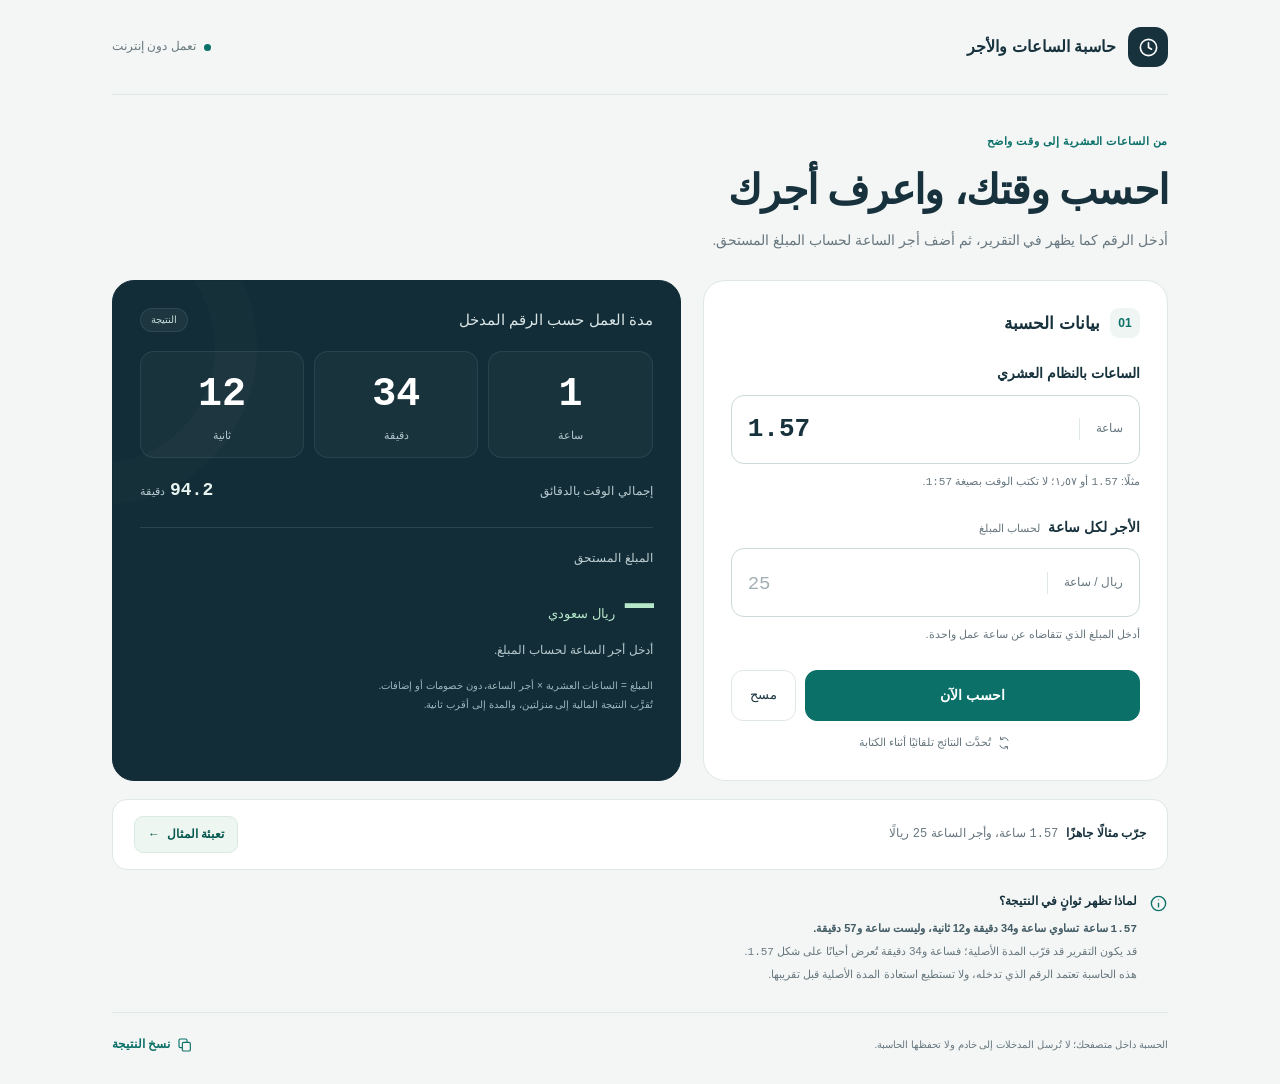
<file: hours-pay-calculator.html>
<!doctype html>
<html lang="ar" dir="rtl">
<head>
  <meta charset="utf-8">
  <meta name="viewport" content="width=device-width, initial-scale=1">
  <meta name="theme-color" content="#122d37">
  <meta name="description" content="حاسبة عربية تعمل دون إنترنت لتحويل الساعات العشرية إلى ساعات ودقائق وثوانٍ، وحساب الأجر حسب سعر الساعة.">
  <meta http-equiv="Content-Security-Policy" content="default-src 'none'; style-src 'unsafe-inline'; script-src 'unsafe-inline'; img-src data:; connect-src 'none'; base-uri 'none'; form-action 'none'">
  <title>حاسبة الساعات والأجر</title>
  <style>
    :root{color-scheme:light;--ink:#17323d;--muted:#68777f;--line:#dfe7e8;--accent:#0a7068;--accent-dark:#07584f;--paper:#fff;--bg:#f3f6f5;--error:#ac3030}
    *{box-sizing:border-box}
    body{margin:0;background:var(--bg);color:var(--ink);font-family:"Cairo","IBM Plex Sans Arabic",Tahoma,Arial,sans-serif;line-height:1.8;-webkit-font-smoothing:antialiased}
    button,input{font:inherit}
    button{cursor:pointer;touch-action:manipulation}
    button:focus-visible,summary:focus-visible{outline:3px solid #e7a344;outline-offset:4px}
    .wrap{width:min(1056px,calc(100% - 48px));margin:0 auto}
    .topbar{display:flex;justify-content:space-between;align-items:center;padding:27px 0;border-bottom:1px solid var(--line);gap:16px}
    .brand{display:flex;align-items:center;gap:12px;font-weight:700;font-size:16px}
    .brand-mark{width:40px;height:40px;display:grid;place-items:center;background:var(--ink);border-radius:13px;color:white}
    .brand-mark svg{width:23px;height:23px}
    .offline{font-size:12px;color:var(--muted);display:flex;align-items:center;gap:8px}
    .dot{width:7px;height:7px;border-radius:50%;background:var(--accent)}
    .intro{padding:37px 0 27px}
    .eyebrow{font-size:11px;font-weight:700;color:var(--accent);letter-spacing:.05em;margin:0 0 8px}
    h1{font-size:clamp(29px,4.2vw,41px);line-height:1.5;letter-spacing:-1px;margin:0 0 7px;font-weight:800}
    .intro p:last-child{margin:0;color:var(--muted);font-size:14px}
    .layout{display:grid;grid-template-columns:minmax(0,.9fr) minmax(0,1.1fr);gap:22px;align-items:stretch}
    .card{background:var(--paper);border:1px solid var(--line);border-radius:22px}
    .form-card{padding:27px}
    .card-heading{display:flex;align-items:center;gap:10px;margin-bottom:23px}
    .step{display:grid;place-items:center;border-radius:9px;background:#eef5f3;color:var(--accent);width:30px;height:30px;font-size:12px;font-weight:700;font-family:Arial,sans-serif}
    h2{font-size:17px;line-height:1.5;margin:0}
    .field{margin-bottom:23px}
    label{display:block;font-size:14px;font-weight:700;margin-bottom:8px}
    .input-shell{position:relative;display:flex;direction:ltr;align-items:center;border:1.5px solid #cdd9da;border-radius:13px;background:#fff;overflow:hidden;transition:border-color .15s,box-shadow .15s}
    .input-shell:focus-within{border-color:var(--accent);box-shadow:0 0 0 4px #0a706812}
    .input-shell:has(input[aria-invalid="true"]){border-color:var(--error)}
    input{border:0;outline:0;background:transparent;min-width:0;width:100%;padding:14px 16px;color:var(--ink);font-family:ui-monospace,"SFMono-Regular",Consolas,monospace;font-size:26px;line-height:1.5;text-align:left;direction:ltr;font-weight:600}
    input::placeholder{color:#a2afb3;font-size:19px;font-weight:400}
    .input-unit{direction:rtl;white-space:nowrap;font-size:12px;color:var(--muted);padding:0 16px;border-left:1px solid var(--line)}
    .hint{font-size:11px;color:var(--muted);margin:7px 0 0;line-height:1.85}
    .error{color:var(--error);font-size:12px;margin:6px 0 0;line-height:1.7}
    [hidden]{display:none!important}
    .optional{font-weight:400;color:var(--muted);font-size:11px;margin-right:4px}
    .buttons{display:flex;gap:9px;margin-top:25px}
    .primary{background:var(--accent);color:#fff;border:1px solid var(--accent);border-radius:12px;padding:12px 18px;font-weight:700;font-size:14px;flex:1}
    .primary:hover{background:var(--accent-dark)}
    .secondary{border:1px solid var(--line);background:#fff;border-radius:12px;padding:12px 18px;color:var(--ink);font-size:13px}
    .secondary:hover{background:#f4f7f6}
    .auto-note{display:flex;align-items:center;justify-content:center;gap:6px;font-size:11px;color:var(--muted);margin:12px 0 0}
    .auto-note svg{width:14px;height:14px}
    .result-card{padding:27px;background:#122d37;color:#fff;border-color:#122d37;position:relative;overflow:hidden}
    .result-card::before{content:"";position:absolute;width:230px;height:230px;left:-170px;top:-90px;border:42px solid #ffffff04;border-radius:50%;pointer-events:none}
    .result-top{display:flex;justify-content:space-between;align-items:center;gap:12px;margin-bottom:19px}
    .result-top h2{font-size:15px;font-weight:500;color:#d9e5e6}
    .live-tag{font-size:10px;background:#ffffff0c;border:1px solid #ffffff16;border-radius:30px;padding:2px 10px;color:#c2d8d5}
    .clock{display:grid;grid-template-columns:repeat(3,minmax(0,1fr));gap:10px;margin:0}
    .clock-cell{background:#ffffff08;border:1px solid #ffffff13;border-radius:14px;text-align:center;padding:15px 5px 11px;min-width:0}
    .clock-value{display:block;font-family:ui-monospace,"SFMono-Regular",Consolas,monospace;font-size:clamp(25px,3.8vw,40px);font-weight:600;line-height:1.4;font-variant-numeric:tabular-nums;overflow-wrap:anywhere}
    .clock-label{display:block;color:#b3c7cc;font-size:11px;margin-top:3px}
    .minutes-row{display:flex;justify-content:space-between;align-items:baseline;gap:12px;padding:16px 0 20px;border-bottom:1px solid #ffffff1c;font-size:12px;color:#b9cbd0}
    .minutes-number{font-family:ui-monospace,"SFMono-Regular",Consolas,monospace;font-size:18px;font-weight:600;color:#e9f4ef;overflow-wrap:anywhere}
    .minute-unit{color:#b9cbd0;font-size:11px;margin-right:5px}
    .pay-label{margin:20px 0 3px;font-size:12px;color:#c0d0d4}
    .pay-line{display:flex;align-items:baseline;gap:10px;flex-wrap:wrap;min-height:66px}
    .pay-value{font-family:ui-monospace,"SFMono-Regular",Consolas,monospace;font-size:clamp(34px,4.5vw,48px);line-height:1.4;letter-spacing:-1px;font-weight:700;color:#b6e7ca;overflow-wrap:anywhere;max-width:100%}
    .pay-unit{font-size:13px;color:#b6e7ca;white-space:nowrap}
    .equation{font-size:12px;color:#b7c9cd;min-height:24px;overflow-wrap:anywhere;margin:1px 0 0}
    .pay-caption{font-size:10px;line-height:1.9;margin:12px 0 0;color:#9eb5bc}
    .example{display:flex;align-items:center;justify-content:space-between;gap:14px;padding:16px 21px;margin-top:18px;background:#fff;border:1px solid var(--line);border-radius:15px}
    .example-text{font-size:12px;color:var(--muted)}
    .example-text strong{color:var(--ink);display:inline-block;margin-left:8px}
    .example-button{display:inline-flex;align-items:center;gap:7px;background:#eef6f2;border:1px solid #daeae0;border-radius:9px;font-size:12px;font-weight:700;color:var(--accent-dark);padding:7px 13px;white-space:nowrap}
    .example-button:hover{background:#e2f0e8}
    .note{padding:21px 0 9px;display:flex;gap:12px;align-items:flex-start;max-width:950px}
    .note-icon{flex:none;color:var(--accent);margin-top:3px;width:19px;height:19px}
    .note h3{font-size:12px;margin:0 0 4px}
    .note p{font-size:11px;color:var(--muted);margin:0;line-height:2}
    .note strong{font-weight:700;color:#415a63}
    .footer{display:flex;align-items:center;justify-content:space-between;gap:15px;margin:18px 0 24px;padding-top:16px;border-top:1px solid var(--line);color:var(--muted);font-size:10px}
    .copy-button{background:none;border:0;color:var(--accent);display:flex;align-items:center;gap:7px;padding:5px 0;font-size:12px;font-weight:700}
    .copy-button:disabled{opacity:.5;cursor:not-allowed}
    .copy-button svg{width:16px;height:16px}
    .sr-only{position:absolute!important;width:1px;height:1px;padding:0;margin:-1px;overflow:hidden;clip:rect(0,0,0,0);white-space:nowrap;border:0}
    .number{font-family:ui-monospace,"SFMono-Regular",Consolas,monospace;unicode-bidi:isolate}
    .toast{position:fixed;bottom:25px;left:50%;transform:translateX(-50%);background:var(--ink);color:#fff;padding:12px 22px;border-radius:12px;box-shadow:0 8px 30px #122d372b;font-size:13px;z-index:5;max-width:calc(100% - 30px);text-align:center}
    @media(max-width:720px){.wrap{width:calc(100% - 32px)}.topbar{padding:19px 0}.brand{font-size:14px;gap:9px}.brand-mark{width:35px;height:35px;border-radius:11px}.offline{font-size:10px;gap:5px}.intro{padding:25px 0 21px}h1{font-size:31px;letter-spacing:-.6px}.intro p:last-child{font-size:12px}.layout{grid-template-columns:1fr;gap:16px}.form-card,.result-card{padding:22px;border-radius:19px}.card-heading{margin-bottom:20px}.field{margin-bottom:19px}.buttons{margin-top:20px}.clock-value{font-size:36px}.clock-cell{padding:12px 5px 9px}.pay-value{font-size:44px}.example{align-items:flex-start;padding:14px 16px;gap:10px}.example-text{font-size:11px}.example-text strong{display:block}.example-button{font-size:11px;padding:7px 10px;margin-top:2px}.note{padding-top:18px}.footer{align-items:flex-start}.footer span{max-width:65%}.minutes-number{font-size:17px}}
    @media(prefers-reduced-motion:reduce){*{transition:none!important;scroll-behavior:auto!important}}
    @media print{body{background:white}.wrap{width:100%}.topbar{padding:10px 0}.intro{padding:18px 0}.buttons,.auto-note,.example,.copy-button,.toast{display:none!important}.layout{grid-template-columns:1fr 1fr;gap:15px}.form-card,.result-card{padding:18px}.result-card{background:white!important;color:var(--ink);border:1px solid var(--line)}.result-card *{color:var(--ink)!important}.clock-cell{border-color:var(--line)}.minutes-row{border-color:var(--line)}.pay-value{font-size:34px}.clock-value{font-size:28px}.note,.footer{break-inside:avoid}}
  </style>
</head>
<body>
<div class="wrap">
  <header class="topbar">
    <div class="brand"><span class="brand-mark" aria-hidden="true"><svg viewBox="0 0 24 24" fill="none" stroke="currentColor" stroke-width="1.7" stroke-linecap="round"><circle cx="12" cy="12" r="8.5"/><path d="M12 7v5l3.2 1.8"/></svg></span><span>حاسبة الساعات والأجر</span></div>
    <span class="offline"><span class="dot" aria-hidden="true"></span>تعمل دون إنترنت</span>
  </header>
  <main>
    <section class="intro" aria-labelledby="page-title">
      <p class="eyebrow">من الساعات العشرية إلى وقت واضح</p>
      <h1 id="page-title">احسب وقتك، واعرف أجرك</h1>
      <p>أدخل الرقم كما يظهر في التقرير، ثم أضف أجر الساعة لحساب المبلغ المستحق.</p>
    </section>
    <div class="layout">
      <form class="card form-card" id="calculator" novalidate>
        <div class="card-heading"><span class="step" aria-hidden="true">01</span><h2>بيانات الحسبة</h2></div>
        <div class="field">
          <label for="hours">الساعات بالنظام العشري</label>
          <div class="input-shell"><input id="hours" name="hours" type="text" inputmode="decimal" dir="ltr" value="1.57" placeholder="1.57" maxlength="50" autocomplete="off" spellcheck="false" aria-describedby="hours-hint hours-error" aria-invalid="false"><span class="input-unit">ساعة</span></div>
          <p class="hint" id="hours-hint">مثلًا: <bdi class="number">1.57</bdi> أو <bdi>١٫٥٧</bdi>؛ لا تكتب الوقت بصيغة <bdi class="number">1:57</bdi>.</p>
          <p class="error" id="hours-error" hidden></p>
        </div>
        <div class="field">
          <label for="rate">الأجر لكل ساعة <span class="optional">لحساب المبلغ</span></label>
          <div class="input-shell"><input id="rate" name="rate" type="text" inputmode="decimal" dir="ltr" placeholder="25" maxlength="50" autocomplete="off" spellcheck="false" aria-describedby="rate-hint rate-error" aria-invalid="false"><span class="input-unit">ريال / ساعة</span></div>
          <p class="hint" id="rate-hint">أدخل المبلغ الذي تتقاضاه عن ساعة عمل واحدة.</p>
          <p class="error" id="rate-error" hidden></p>
        </div>
        <div class="buttons"><button class="primary" type="submit">احسب الآن</button><button class="secondary" id="reset" type="button">مسح</button></div>
        <p class="auto-note"><svg viewBox="0 0 20 20" fill="none" stroke="currentColor" stroke-width="1.4" aria-hidden="true"><path d="M16 7a6 6 0 0 0-10.7-2M4 13a6 6 0 0 0 10.7 2"/><path d="M5 1v4h4M15 19v-4h-4"/></svg>تُحدَّث النتائج تلقائيًا أثناء الكتابة</p>
      </form>
      <section class="card result-card" aria-labelledby="results-title">
        <div class="result-top"><h2 id="results-title">مدة العمل حسب الرقم المدخل</h2><span class="live-tag">النتيجة</span></div>
        <div class="clock" role="group" aria-label="المدة بالساعات والدقائق والثواني">
          <div class="clock-cell"><output class="clock-value" id="out-hours" dir="ltr" for="hours">—</output><span class="clock-label">ساعة</span></div>
          <div class="clock-cell"><output class="clock-value" id="out-minutes" dir="ltr" for="hours">—</output><span class="clock-label">دقيقة</span></div>
          <div class="clock-cell"><output class="clock-value" id="out-seconds" dir="ltr" for="hours">—</output><span class="clock-label">ثانية</span></div>
        </div>
        <div class="minutes-row"><span>إجمالي الوقت بالدقائق</span><span><output class="minutes-number" id="total-minutes" dir="ltr" for="hours">—</output><span class="minute-unit">دقيقة</span></span></div>
        <p class="pay-label">المبلغ المستحق</p>
        <div class="pay-line"><output class="pay-value" id="pay" dir="ltr" for="hours rate">—</output><span class="pay-unit">ريال سعودي</span></div>
        <p class="equation" id="equation">أدخل أجر الساعة لحساب المبلغ.</p>
        <p class="pay-caption">المبلغ = الساعات العشرية × أجر الساعة، دون خصومات أو إضافات.<br>تُقرَّب النتيجة المالية إلى منزلتين، والمدة إلى أقرب ثانية.</p>
      </section>
    </div>
    <div class="example"><div class="example-text"><strong>جرّب مثالًا جاهزًا</strong><bdi class="number">1.57</bdi> ساعة، وأجر الساعة <bdi class="number">25</bdi> ريالًا</div><button id="example" class="example-button" type="button">تعبئة المثال <span aria-hidden="true">←</span></button></div>
    <aside class="note" aria-labelledby="note-title"><svg class="note-icon" viewBox="0 0 24 24" fill="none" stroke="currentColor" stroke-width="1.7" aria-hidden="true"><circle cx="12" cy="12" r="9"/><path d="M12 11v6M12 7v1"/></svg><div><h3 id="note-title">لماذا تظهر ثوانٍ في النتيجة؟</h3><p><strong><bdi class="number">1.57</bdi> ساعة تساوي ساعة و34 دقيقة و12 ثانية، وليست ساعة و57 دقيقة.</strong><br>قد يكون التقرير قد قرّب المدة الأصلية؛ فساعة و34 دقيقة تُعرض أحيانًا على شكل <bdi class="number">1.57</bdi>.<br>هذه الحاسبة تعتمد الرقم الذي تدخله، ولا تستطيع استعادة المدة الأصلية قبل تقريبها.</p></div></aside>
  </main>
  <footer class="footer"><span>الحسبة داخل متصفحك؛ لا تُرسل المدخلات إلى خادم ولا تحفظها الحاسبة.</span><button class="copy-button" id="copy" type="button"><svg viewBox="0 0 24 24" fill="none" stroke="currentColor" stroke-width="1.7" aria-hidden="true"><rect x="8" y="8" width="12" height="13" rx="2"/><path d="M15 8V5a2 2 0 0 0-2-2H5a2 2 0 0 0-2 2v9a2 2 0 0 0 2 2h3"/></svg>نسخ النتيجة</button></footer>
</div>
<div class="sr-only" id="live-result" role="status" aria-live="polite" aria-atomic="true"></div>
<div class="toast" id="toast" role="status" hidden></div>
<noscript><p style="padding:20px;text-align:center">تحتاج الحاسبة إلى تفعيل جافاسكربت في المتصفح كي تعمل.</p></noscript>
<script>
'use strict';
/* Decimal values use integer arithmetic, so payroll is rounded only at the end. */
function power10(scale) { return 10n ** BigInt(scale); }
function parseDecimal(value) {
  let text = String(value).trim()
    .replace(/[\u200e\u200f\u061c]/g, '')
    .replace(/[٠-٩]/g, d => String(d.charCodeAt(0) - 0x0660))
    .replace(/[۰-۹]/g, d => String(d.charCodeAt(0) - 0x06f0))
    .replace(/[٫,،]/g, '.');
  if (text === '') return { empty: true };
  if (!/^(?:\d+(?:\.\d*)?|\.\d+)$/.test(text)) {
    return { error: 'أدخل رقمًا غير سالب، مثل 1.57، دون فواصل آلاف أو رموز أخرى.' };
  }
  if (text.startsWith('.')) text = '0' + text;
  let [whole, fraction = ''] = text.split('.');
  whole = whole.replace(/^0+(?=\d)/, '');
  fraction = fraction.replace(/0+$/, '');
  if (whole.length > 18 || fraction.length > 12) {
    return { error: 'الحد المدعوم: 18 رقمًا قبل الفاصلة و12 رقمًا بعدها.' };
  }
  const canonical = whole + (fraction ? '.' + fraction : '');
  return { units: BigInt(whole + fraction), scale: fraction.length, canonical };
}
function roundRatio(numerator, denominator) {
  return (numerator * 2n + denominator) / (2n * denominator);
}
function formatDecimal(units, scale, { fixed = false, group = true } = {}) {
  let text = units.toString().padStart(scale + 1, '0');
  let whole = scale ? text.slice(0, -scale) : text;
  let fraction = scale ? text.slice(-scale) : '';
  if (!fixed) fraction = fraction.replace(/0+$/, '');
  if (group) whole = whole.replace(/\B(?=(\d{3})+(?!\d))/g, ',');
  return whole + (fraction ? '.' + fraction : '');
}
function calculateDuration(hours) {
  const seconds = roundRatio(hours.units * 3600n, power10(hours.scale));
  return {
    hours: seconds / 3600n,
    minutes: (seconds % 3600n) / 60n,
    seconds: seconds % 60n,
    totalMinutes: formatDecimal(hours.units * 60n, hours.scale)
  };
}
function calculateMoney(hours, rate) {
  const cents = roundRatio(hours.units * rate.units * 100n, power10(hours.scale + rate.scale));
  return formatDecimal(cents, 2, { fixed: true });
}
const $ = id => document.getElementById(id);
let lastSummary = '';
let announceTimer;
let toastTimer;
function setError(id, error = '') {
  const el = $(id + '-error');
  el.textContent = error;
  el.hidden = !error;
  $(id).setAttribute('aria-invalid', error ? 'true' : 'false');
}
function displayMoneyPlaceholder(message) {
  $('pay').textContent = '—';
  $('equation').textContent = message;
  $('equation').dir = 'rtl';
}
function update(announce = true, requireHours = false) {
  const hours = parseDecimal($('hours').value);
  const rate = parseDecimal($('rate').value);
  setError('hours', hours.error || (requireHours && hours.empty ? 'أدخل الساعات العشرية أولًا.' : ''));
  setError('rate', rate.error || '');
  clearTimeout(announceTimer);
  if (hours.empty || hours.error) {
    ['out-hours', 'out-minutes', 'out-seconds', 'total-minutes'].forEach(id => $(id).textContent = '—');
    displayMoneyPlaceholder(hours.error ? 'صحّح رقم الساعات لإظهار النتيجة.' : 'أدخل الساعات لبدء الحسبة.');
    $('copy').disabled = true;
    lastSummary = '';
    if (announce) announceTimer = setTimeout(() => { $('live-result').textContent = hours.error || 'أدخل الساعات لبدء الحسبة.'; }, 500);
    return;
  }
  const duration = calculateDuration(hours);
  $('out-hours').textContent = formatDecimal(duration.hours, 0);
  $('out-minutes').textContent = duration.minutes.toString().padStart(2, '0');
  $('out-seconds').textContent = duration.seconds.toString().padStart(2, '0');
  $('total-minutes').textContent = duration.totalMinutes;
  let summary = 'الساعات العشرية: ' + hours.canonical + '\n'
    + 'المدة لأقرب ثانية: ' + duration.hours + ' ساعة، و' + duration.minutes + ' دقيقة، و' + duration.seconds + ' ثانية.\n'
    + 'إجمالي الدقائق: ' + duration.totalMinutes;
  if (rate.empty || rate.error) {
    displayMoneyPlaceholder(rate.error ? 'صحّح أجر الساعة لحساب المبلغ.' : 'أدخل أجر الساعة لحساب المبلغ.');
  } else {
    const amount = calculateMoney(hours, rate);
    $('pay').textContent = amount;
    $('equation').dir = 'ltr';
    $('equation').textContent = hours.canonical + ' × ' + rate.canonical + ' = ' + amount;
    summary += '\nأجر الساعة: ' + rate.canonical + ' ريال سعودي.\n'
      + 'المبلغ المستحق: ' + amount + ' ريال سعودي.\n'
      + 'المبلغ محسوب من الساعات المدخلة، دون خصومات أو إضافات.';
  }
  lastSummary = summary;
  $('copy').disabled = Boolean(rate.error);
  if (announce) announceTimer = setTimeout(() => { $('live-result').textContent = summary; }, 650);
}
$('hours').addEventListener('input', () => update());
$('rate').addEventListener('input', () => update());
$('calculator').addEventListener('submit', event => {
  event.preventDefault();
  update(true, true);
  if ($('hours').getAttribute('aria-invalid') === 'true') $('hours').focus();
  else if ($('rate').getAttribute('aria-invalid') === 'true') $('rate').focus();
});
$('reset').addEventListener('click', () => {
  $('hours').value = '';
  $('rate').value = '';
  update();
  $('hours').focus();
});
$('example').addEventListener('click', () => {
  $('hours').value = '1.57';
  $('rate').value = '25';
  update();
});
function toast(message) {
  clearTimeout(toastTimer);
  $('toast').textContent = message;
  $('toast').hidden = false;
  toastTimer = setTimeout(() => { $('toast').hidden = true; }, 2800);
}
function fallbackCopy(text) {
  const active = document.activeElement;
  const field = document.createElement('textarea');
  field.value = text;
  field.setAttribute('readonly', '');
  field.setAttribute('aria-label', 'نتيجة الحسبة للنسخ');
  field.style.cssText = 'position:fixed;left:-9999px;top:0;';
  document.body.appendChild(field);
  field.select();
  let success = false;
  try { success = document.execCommand('copy'); } catch (_) {}
  field.remove();
  if (active && active.focus) active.focus();
  return success;
}
$('copy').addEventListener('click', async () => {
  if (!lastSummary) return;
  let copied = false;
  if (navigator.clipboard && window.isSecureContext) {
    try { await navigator.clipboard.writeText(lastSummary); copied = true; } catch (_) {}
  }
  if (!copied) copied = fallbackCopy(lastSummary);
  toast(copied ? 'تم نسخ النتيجة.' : 'تعذّر النسخ التلقائي؛ يمكنك تحديد النتيجة ونسخها يدويًا.');
});
update(false);
</script>
</body>
</html>
</file>
